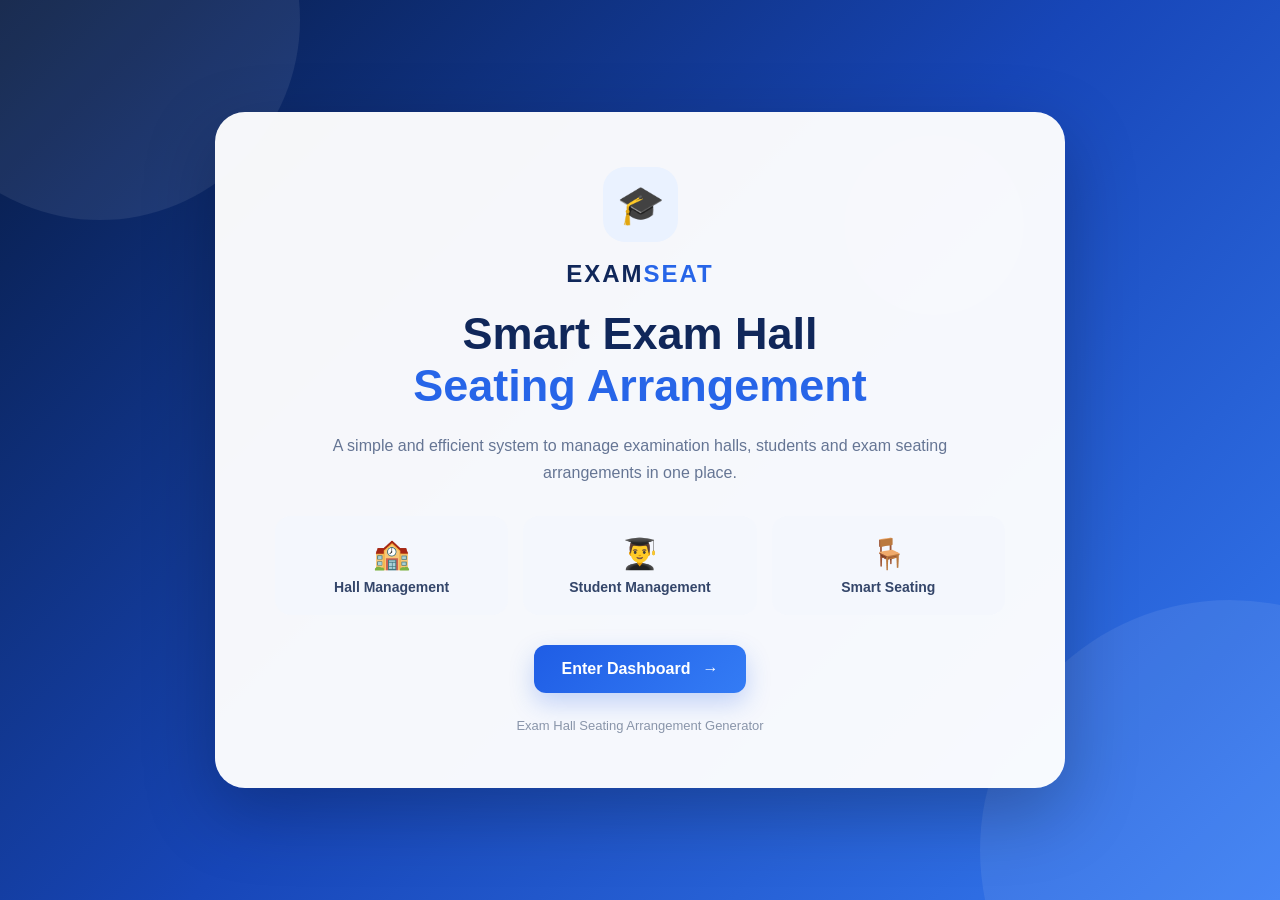
<file: src/main/resources/static/index.html>
<!DOCTYPE html>
<html lang="en">

<head>
    <meta charset="UTF-8">
    <meta name="viewport" content="width=device-width, initial-scale=1.0">

    <title>ExamSeat | Exam Hall Seating</title>

    <link rel="stylesheet" href="css/style.css">
</head>

<body class="landing-page">

    <div class="landing-background">
        <div class="circle circle-one"></div>
        <div class="circle circle-two"></div>
        <div class="circle circle-three"></div>
    </div>

    <main class="landing-wrapper">

        <section class="landing-card">

            <div class="landing-icon">
                🎓
            </div>

            <div class="brand-name">
                EXAM<span>SEAT</span>
            </div>

            <h1>
                Smart Exam Hall
                <br>
                <span>Seating Arrangement</span>
            </h1>

            <p class="landing-description">
                A simple and efficient system to manage examination halls,
                students and exam seating arrangements in one place.
            </p>

            <div class="feature-row">

                <div class="feature-item">
                    <span>🏫</span>
                    <p>Hall Management</p>
                </div>

                <div class="feature-item">
                    <span>👨‍🎓</span>
                    <p>Student Management</p>
                </div>

                <div class="feature-item">
                    <span>🪑</span>
                    <p>Smart Seating</p>
                </div>

            </div>

            <a href="dashboard.html" class="landing-btn">
                Enter Dashboard
                <span>→</span>
            </a>

            <p class="landing-footer">
                Exam Hall Seating Arrangement Generator
            </p>

        </section>

    </main>

</body>

</html>
</file>
<file: src/main/resources/static/css/style.css>
/* =========================================
   GLOBAL RESET
   ========================================= */

* {
    margin: 0;
    padding: 0;
    box-sizing: border-box;
}

html {
    scroll-behavior: smooth;
}

body {
    font-family: "Segoe UI", Arial, sans-serif;
    background: #f4f7fc;
    color: #172b4d;
}

a {
    text-decoration: none;
}

button,
input,
select {
    font-family: inherit;
}


/* =========================================
   LANDING PAGE
   ========================================= */

.landing-page {
    min-height: 100vh;
    overflow: hidden;
    background: linear-gradient(
        135deg,
        #071a41,
        #1746b8,
        #377cf4
    );
    position: relative;
}

.landing-background {
    position: absolute;
    inset: 0;
    overflow: hidden;
}

.circle {
    position: absolute;
    border-radius: 50%;
    background: rgba(255, 255, 255, 0.08);
}

.circle-one {
    width: 400px;
    height: 400px;
    top: -180px;
    left: -100px;
}

.circle-two {
    width: 500px;
    height: 500px;
    right: -200px;
    bottom: -200px;
}

.circle-three {
    width: 180px;
    height: 180px;
    right: 20%;
    top: 15%;
}

.landing-wrapper {
    min-height: 100vh;

    display: flex;
    align-items: center;
    justify-content: center;

    padding: 40px 20px;

    position: relative;
    z-index: 2;
}

.landing-card {
    width: 100%;
    max-width: 850px;

    padding: 55px 60px;

    text-align: center;

    background: rgba(255, 255, 255, 0.96);

    border-radius: 30px;

    box-shadow: 0 25px 70px rgba(0, 0, 0, 0.25);
}

.landing-icon {
    width: 75px;
    height: 75px;

    margin: 0 auto 18px;

    display: flex;
    align-items: center;
    justify-content: center;

    background: #eaf2ff;

    border-radius: 22px;

    font-size: 38px;
}

.brand-name {
    font-size: 24px;
    font-weight: 800;

    letter-spacing: 2px;

    color: #10275a;
}

.brand-name span {
    color: #2765e8;
}

.landing-card h1 {
    margin-top: 20px;

    font-size: 45px;
    line-height: 1.15;

    color: #10275a;
}

.landing-card h1 span {
    color: #2765e8;
}

.landing-description {
    max-width: 650px;

    margin: 20px auto;

    font-size: 16px;
    line-height: 1.7;

    color: #657594;
}

.feature-row {
    display: grid;

    grid-template-columns: repeat(3, 1fr);

    gap: 15px;

    margin: 30px 0;
}

.feature-item {
    padding: 20px 15px;

    background: #f4f7fd;

    border-radius: 16px;
}

.feature-item span {
    font-size: 30px;
}

.feature-item p {
    margin-top: 8px;

    font-size: 14px;
    font-weight: 600;

    color: #34466a;
}

.landing-btn {
    display: inline-flex;

    align-items: center;
    justify-content: center;

    gap: 12px;

    padding: 15px 28px;

    background: linear-gradient(
        135deg,
        #1f5de5,
        #347cf5
    );

    color: white;

    border-radius: 12px;

    font-size: 16px;
    font-weight: 700;

    box-shadow: 0 10px 25px rgba(39, 101, 232, 0.25);

    transition: 0.25s;
}

.landing-btn:hover {
    transform: translateY(-3px);
}

.landing-footer {
    margin-top: 25px;

    font-size: 13px;

    color: #8995aa;
}


/* =========================================
   MAIN APPLICATION LAYOUT
   ========================================= */

.layout {
    display: flex;

    min-height: 100vh;

    width: 100%;
}


/* =========================================
   SIDEBAR
   ========================================= */

.sidebar {
    width: 280px;

    min-width: 280px;

    min-height: 100vh;

    background: linear-gradient(
        180deg,
        #071a41,
        #102f6b
    );

    color: white;

    padding: 28px 16px;

    display: flex;
    flex-direction: column;

    position: fixed;

    left: 0;
    top: 0;
    bottom: 0;

    z-index: 100;
}

.sidebar-logo {
    display: flex;

    align-items: center;

    gap: 12px;

    padding: 12px 18px 25px;

    margin-bottom: 20px;

    border-bottom: 1px solid rgba(255, 255, 255, 0.12);

    font-size: 18px;
    font-weight: 800;
}

.sidebar-logo > span {
    letter-spacing: 1px;
}

.sidebar-logo span span {
    color: #6ea1ff;
}

.sidebar-menu {
    display: flex;

    flex-direction: column;

    gap: 8px;
}

.sidebar-menu a {
    display: flex;

    align-items: center;

    gap: 14px;

    padding: 15px 18px;

    color: #d5def1;

    border-radius: 13px;

    font-size: 15px;
    font-weight: 600;

    transition: 0.25s;
}

.sidebar-menu a:hover {
    background: rgba(255, 255, 255, 0.09);

    color: white;

    transform: translateX(3px);
}

.sidebar-menu a.active {
    background: linear-gradient(
        135deg,
        #347cf5,
        #2764e8
    );

    color: white;

    box-shadow: 0 8px 20px rgba(35, 100, 230, 0.25);
}

.sidebar-menu a span {
    white-space: nowrap;
}

.sidebar-footer {
    margin-top: auto;

    padding: 20px 2px 5px;

    color: white;

    font-size: 14px;

    line-height: 1.7;
}

.sidebar-footer small {
    color: #9eafd0;
}


/* =========================================
   MAIN CONTENT
   ========================================= */

.main-content {
    margin-left: 280px;

    width: calc(100% - 280px);

    min-height: 100vh;

    padding: 35px 42px;

    background: #f5f8fd;

    overflow-x: hidden;
}


/* =========================================
   TOP BAR
   ========================================= */

.topbar {
    width: 100%;

    display: flex;

    align-items: center;

    justify-content: space-between;

    gap: 20px;

    margin-bottom: 28px;
}

.topbar h2 {
    font-size: 27px;

    color: #132957;

    margin-bottom: 5px;
}

.topbar p {
    font-size: 14px;

    color: #7a89a4;
}

.admin-profile {
    display: flex;

    align-items: center;

    gap: 8px;

    padding: 10px 15px;

    background: white;

    border-radius: 12px;

    color: #34466a;

    font-size: 14px;
    font-weight: 600;

    box-shadow: 0 5px 20px rgba(20, 50, 100, 0.06);
}


/* =========================================
   WELCOME BOX
   ========================================= */

.welcome-box {
    width: 100%;

    display: flex;

    align-items: center;

    justify-content: space-between;

    gap: 25px;

    padding: 30px 35px;

    margin-bottom: 30px;

    border-radius: 22px;

    background: linear-gradient(
        135deg,
        #1e56d8,
        #367cf4
    );

    color: white;

    box-shadow: 0 15px 35px rgba(40, 100, 225, 0.18);

    overflow: hidden;
}

.welcome-box h1 {
    font-size: 27px;

    margin-bottom: 10px;
}

.welcome-box p {
    max-width: 700px;

    line-height: 1.6;

    color: rgba(255, 255, 255, 0.86);

    font-size: 14px;
}

.welcome-icon {
    width: 75px;
    height: 75px;

    min-width: 75px;

    display: flex;
    align-items: center;
    justify-content: center;

    border-radius: 22px;

    background: rgba(255, 255, 255, 0.12);

    font-size: 35px;
}


/* =========================================
   DASHBOARD CARDS
   ========================================= */

.dashboard-cards {
    display: grid;

    grid-template-columns: repeat(4, minmax(0, 1fr));

    gap: 20px;

    width: 100%;

    margin-bottom: 35px;
}

.dashboard-card {
    min-width: 0;

    min-height: 115px;

    display: flex;

    align-items: center;

    gap: 18px;

    padding: 22px 25px;

    background: white;

    border-radius: 18px;

    box-shadow: 0 8px 25px rgba(20, 50, 100, 0.07);

    position: relative;

    overflow: hidden;
}

.dashboard-card::after {
    content: "";

    position: absolute;

    width: 80px;
    height: 80px;

    right: -25px;
    bottom: -30px;

    background: #eef5ff;

    border-radius: 50%;
}

.card-icon {
    width: 60px;
    height: 60px;

    min-width: 60px;

    display: flex;

    align-items: center;
    justify-content: center;

    background: #eef5ff;

    border-radius: 15px;

    font-size: 28px;

    position: relative;

    z-index: 2;
}

.dashboard-card h3 {
    font-size: 29px;

    color: #10275a;

    margin-bottom: 4px;

    position: relative;

    z-index: 2;
}

.dashboard-card p {
    font-size: 13px;

    color: #71809c;

    position: relative;

    z-index: 2;
}


/* =========================================
   SECTION HEADING
   ========================================= */

.section-heading {
    width: 100%;

    margin-bottom: 20px;
}

.section-heading h2 {
    margin: 0 0 6px;

    font-size: 24px;

    color: #132957;
}

.section-heading p {
    margin: 0;

    color: #71809c;

    font-size: 14px;
}


/* =========================================
   QUICK ACTIONS
   ========================================= */

.quick-actions {
    width: 100%;

    margin-top: 30px;

    display: block;
}


/*
   IMPORTANT:
   The action cards use a proper 2-column grid.
   This prevents the text from being squeezed
   into a narrow vertical column.
*/

.action-grid {
    display: grid;

    grid-template-columns: repeat(2, minmax(0, 1fr));

    gap: 20px;

    width: 100%;
}

.action-card {
    width: 100%;

    min-width: 0;

    min-height: 115px;

    padding: 22px;

    display: flex;

    align-items: center;

    gap: 0;

    background: white;

    border-radius: 18px;

    box-shadow: 0 8px 25px rgba(20, 50, 100, 0.07);

    transition: all 0.25s ease;

    overflow: hidden;
}

.action-card:hover {
    transform: translateY(-4px);

    box-shadow: 0 14px 30px rgba(20, 50, 100, 0.13);
}

.action-card > span {
    width: 58px;
    height: 58px;

    min-width: 58px;

    display: flex;

    align-items: center;
    justify-content: center;

    background: #eef5ff;

    border-radius: 15px;

    font-size: 27px;

    margin-right: 18px;
}

.action-card div {
    flex: 1;

    min-width: 0;
}

.action-card h3 {
    margin: 0 0 7px;

    font-size: 18px;

    color: #14264d;

    white-space: nowrap;
}

.action-card p {
    margin: 0;

    font-size: 13px;

    line-height: 1.5;

    color: #71809c;

    white-space: normal;
}

.action-card strong {
    width: 36px;
    height: 36px;

    min-width: 36px;

    display: flex;

    align-items: center;
    justify-content: center;

    margin-left: 15px;

    background: #eef5ff;

    border-radius: 50%;

    color: #2463eb;

    font-size: 20px;
}


/* =========================================
   SYSTEM INFORMATION
   ========================================= */

.system-info {
    margin-top: 30px;

    margin-bottom: 30px;
}


/* =========================================
   FORM CARD
   ========================================= */

.form-card {
    width: 100%;

    padding: 30px;

    margin-bottom: 30px;

    background: white;

    border-radius: 20px;

    box-shadow: 0 8px 25px rgba(20, 50, 100, 0.07);
}

.form-grid {
    display: grid;

    grid-template-columns: repeat(2, minmax(0, 1fr));

    gap: 20px;

    width: 100%;

    margin-bottom: 22px;
}

.form-group {
    width: 100%;
}

.form-group label {
    display: block;

    margin-bottom: 8px;

    color: #34466a;

    font-size: 14px;

    font-weight: 600;
}

.form-group input,
.form-group select {
    width: 100%;

    height: 48px;

    padding: 0 14px;

    border: 1px solid #d9e1ef;

    border-radius: 10px;

    background: #fbfcff;

    color: #263858;

    font-size: 14px;

    outline: none;

    transition: 0.2s;
}

.form-group input:focus,
.form-group select:focus {
    border-color: #347cf4;

    background: white;

    box-shadow: 0 0 0 3px rgba(52, 124, 244, 0.1);
}

.form-group input::placeholder {
    color: #9aa7bb;
}


/* =========================================
   BUTTONS
   ========================================= */

.primary-btn,
.secondary-btn,
.generate-btn,
.delete-btn {
    border: none;

    cursor: pointer;

    transition: 0.2s;
}

.primary-btn {
    padding: 13px 22px;

    border-radius: 10px;

    background: linear-gradient(
        135deg,
        #2563df,
        #367cf4
    );

    color: white;

    font-size: 14px;

    font-weight: 700;

    box-shadow: 0 7px 18px rgba(37, 99, 223, 0.2);
}

.primary-btn:hover {
    transform: translateY(-2px);
}

.secondary-btn {
    padding: 12px 20px;

    border-radius: 10px;

    background: #eef3fb;

    color: #31507f;

    font-weight: 600;
}

.secondary-btn:hover {
    background: #e3ebf8;
}

.delete-btn {
    padding: 8px 13px;

    border-radius: 8px;

    background: #fff0f0;

    color: #d64040;

    font-size: 12px;

    font-weight: 700;
}

.delete-btn:hover {
    background: #ffe0e0;
}

.generate-btn {
    padding: 15px 25px;

    border-radius: 11px;

    background: linear-gradient(
        135deg,
        #2563df,
        #347cf4
    );

    color: white;

    font-size: 15px;

    font-weight: 700;

    box-shadow: 0 8px 20px rgba(37, 99, 223, 0.2);
}

.generate-btn:hover {
    transform: translateY(-2px);
}


/* =========================================
   TABLE CARD
   ========================================= */

.table-card {
    width: 100%;

    padding: 30px;

    margin-bottom: 30px;

    background: white;

    border-radius: 20px;

    box-shadow: 0 8px 25px rgba(20, 50, 100, 0.07);

    overflow: hidden;
}

.table-container {
    width: 100%;

    overflow-x: auto;
}

table {
    width: 100%;

    border-collapse: collapse;

    min-width: 650px;
}

thead {
    background: #f2f6fd;
}

th {
    padding: 15px 14px;

    text-align: left;

    color: #34466a;

    font-size: 13px;

    font-weight: 700;

    white-space: nowrap;
}

td {
    padding: 15px 14px;

    border-bottom: 1px solid #edf1f7;

    color: #53627c;

    font-size: 13px;

    vertical-align: middle;
}

tbody tr:hover {
    background: #fafcff;
}

tbody tr:last-child td {
    border-bottom: none;
}


/* =========================================
   MESSAGE
   ========================================= */

.message {
    min-height: 20px;

    margin-top: 15px;

    font-size: 14px;

    font-weight: 600;
}

.message.success {
    color: #16834c;
}

.message.error {
    color: #d33f49;
}


/* =========================================
   SEATING GENERATOR
   ========================================= */

.generate-card {
    width: 100%;

    padding: 30px;

    margin-bottom: 30px;

    background: linear-gradient(
        135deg,
        #ffffff,
        #f5f9ff
    );

    border: 1px solid #e4ebf7;

    border-radius: 20px;

    box-shadow: 0 8px 25px rgba(20, 50, 100, 0.07);
}

.generation-result {
    margin-top: 25px;

    padding: 20px;

    border-radius: 15px;

    background: #f3f7ff;
}


/* =========================================
   RESPONSIVE - 1100px
   ========================================= */

@media (max-width: 1100px) {

    .sidebar {
        width: 230px;
        min-width: 230px;
    }

    .main-content {
        margin-left: 230px;

        width: calc(100% - 230px);

        padding: 30px;
    }

    .dashboard-cards {
        grid-template-columns: repeat(2, minmax(0, 1fr));
    }

}


/* =========================================
   RESPONSIVE - 900px
   ========================================= */

@media (max-width: 900px) {

    .action-grid {
        grid-template-columns: 1fr;
    }

    .form-grid {
        grid-template-columns: 1fr;
    }

}


/* =========================================
   RESPONSIVE - 750px
   ========================================= */

@media (max-width: 750px) {

    .sidebar {
        position: relative;

        width: 100%;
        min-width: 100%;

        min-height: auto;

        padding: 15px;
    }

    .layout {
        display: block;
    }

    .sidebar-menu {
        flex-direction: row;

        flex-wrap: wrap;
    }

    .sidebar-menu a {
        flex: 1 1 auto;

        justify-content: center;

        padding: 11px;
    }

    .sidebar-footer {
        display: none;
    }

    .main-content {
        margin-left: 0;

        width: 100%;

        padding: 25px 18px;
    }

    .topbar {
        align-items: flex-start;

        flex-direction: column;
    }

    .welcome-box {
        padding: 25px;

        flex-direction: column;

        align-items: flex-start;
    }

    .dashboard-cards {
        grid-template-columns: 1fr;
    }

}


/* =========================================
   RESPONSIVE - 600px
   ========================================= */

@media (max-width: 600px) {

    .main-content {
        padding: 20px 14px;
    }

    .sidebar-logo {
        justify-content: center;
    }

    .sidebar-menu {
        display: grid;

        grid-template-columns: repeat(2, 1fr);
    }

    .sidebar-menu a {
        font-size: 13px;
    }

    .topbar h2 {
        font-size: 23px;
    }

    .welcome-box h1 {
        font-size: 23px;
    }

    .form-card,
    .table-card,
    .generate-card {
        padding: 20px;
    }

    .section-heading h2 {
        font-size: 21px;
    }

    .action-card {
        padding: 17px;
    }

    .action-card > span {
        width: 48px;
        height: 48px;

        min-width: 48px;

        font-size: 23px;

        margin-right: 12px;
    }

    .action-card h3 {
        font-size: 16px;

        white-space: normal;
    }

    .action-card p {
        font-size: 12px;
    }

    .action-card strong {
        width: 32px;
        height: 32px;

        min-width: 32px;

        margin-left: 8px;
    }

    .landing-card {
        padding: 35px 22px;
    }

    .landing-card h1 {
        font-size: 32px;
    }

    .feature-row {
        grid-template-columns: 1fr;
    }

}


/* =========================================
   VERY SMALL SCREENS
   ========================================= */

@media (max-width: 420px) {

    .sidebar-menu {
        grid-template-columns: 1fr;
    }

    .dashboard-card {
        padding: 18px;
    }

    .card-icon {
        width: 50px;
        height: 50px;

        min-width: 50px;

        font-size: 23px;
    }

    .dashboard-card h3 {
        font-size: 25px;
    }

    .action-card {
        min-height: 100px;
    }

}
</file>
